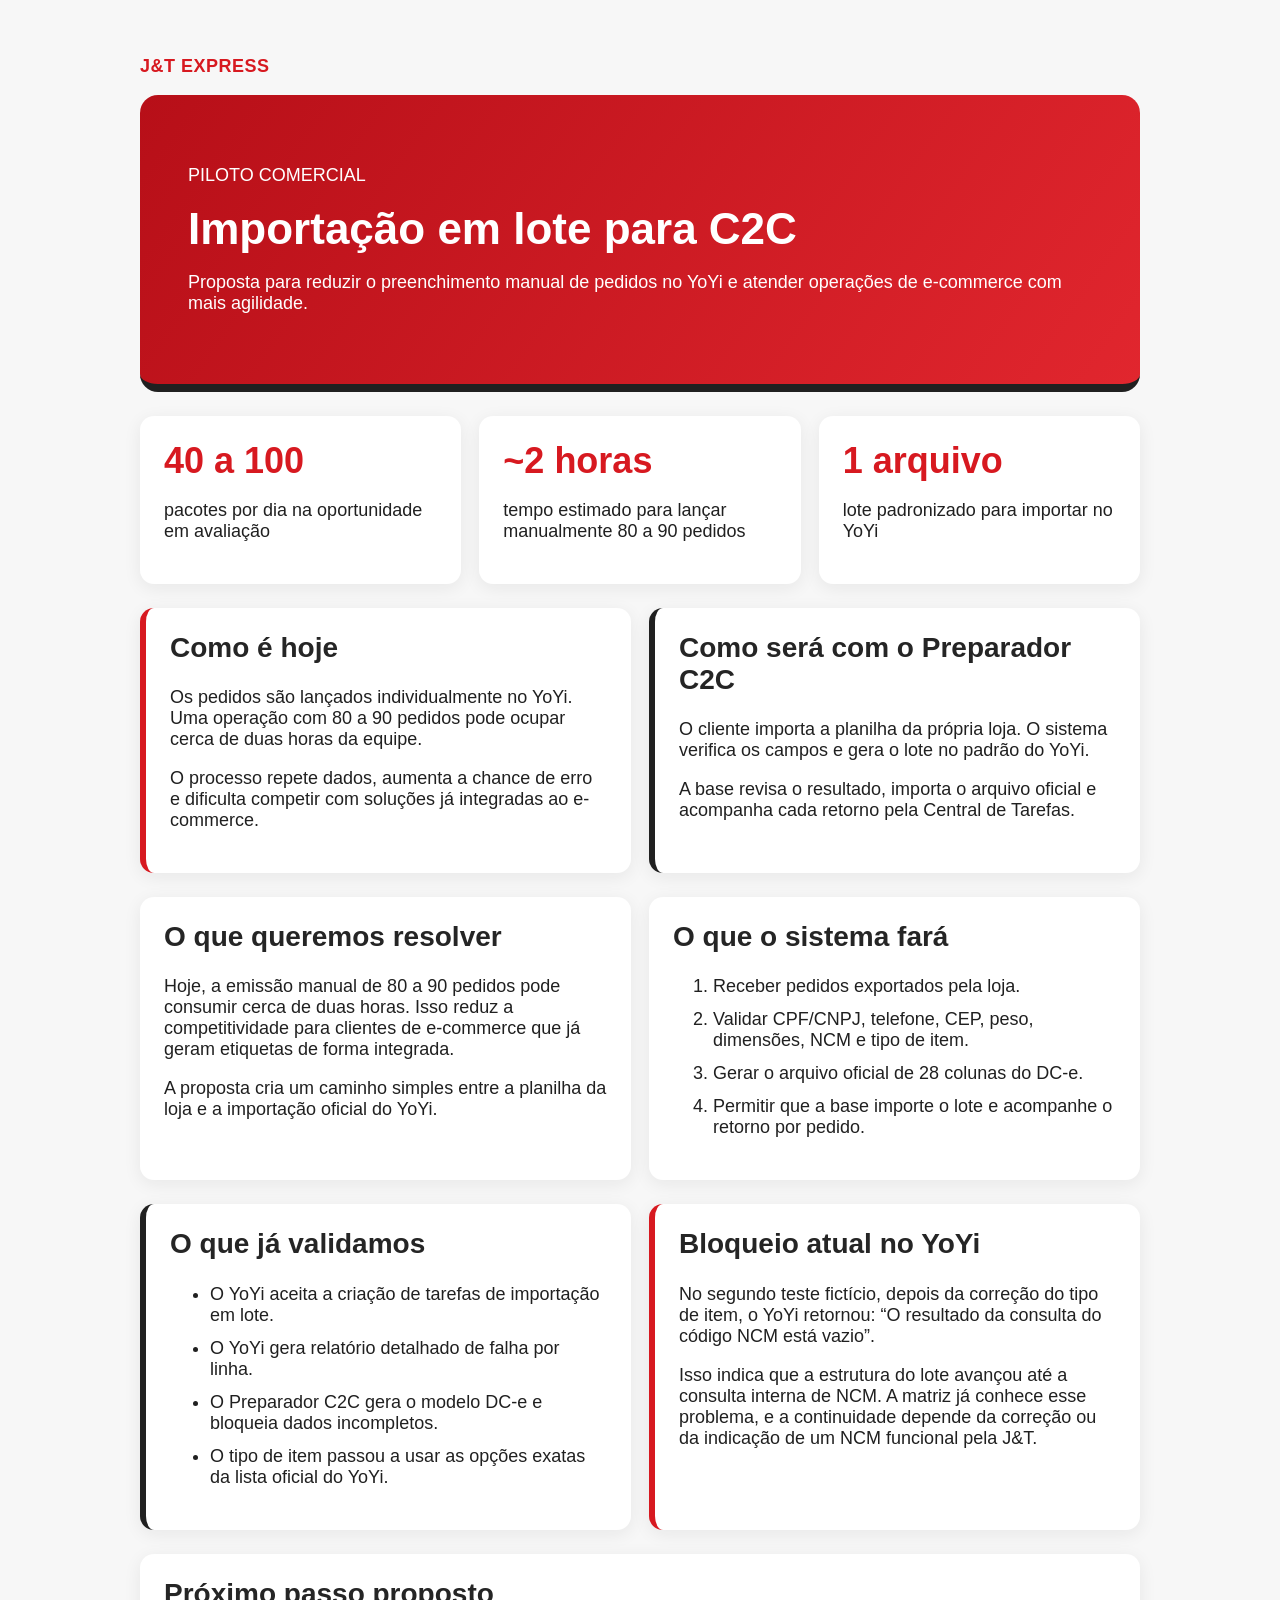
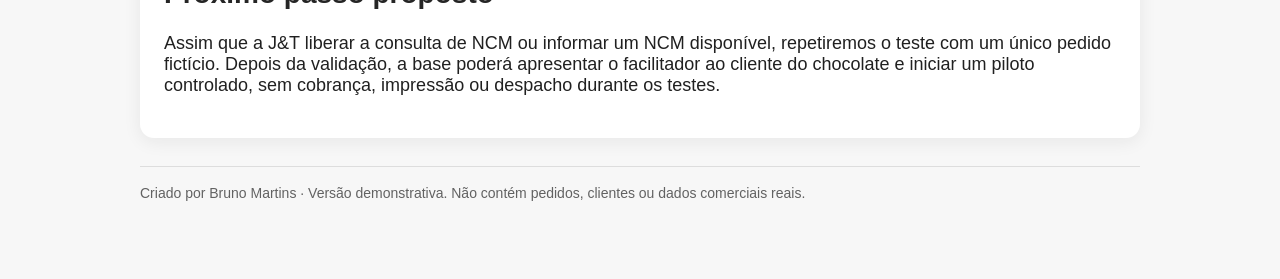
<file: apresentacao.html>
<!doctype html>
<html lang="pt-BR"><head><meta charset="utf-8"><meta name="viewport" content="width=device-width,initial-scale=1"><title>Piloto C2C | J&amp;T Express</title><style>body{margin:0;background:#f7f7f7;color:#202020;font:18px Arial,sans-serif}main{max-width:1000px;margin:auto;padding:38px 24px 64px}.brand{color:#d71920;font-weight:bold;letter-spacing:.5px}.hero{background:linear-gradient(125deg,#b70f18,#e1262e);color:#fff;padding:52px 48px;border-radius:18px;border-bottom:8px solid #202020}h1{font-size:44px;margin:12px 0}h2{font-size:28px;margin-top:0;color:#252525}.grid{display:grid;grid-template-columns:repeat(auto-fit,minmax(250px,1fr));gap:18px;margin:24px 0}.card{background:#fff;border-radius:14px;padding:24px;box-shadow:0 4px 18px #20202012}.number{font-size:36px;font-weight:bold;color:#d71920}.alert{border-left:6px solid #d71920}.ok{border-left:6px solid #202020}li{margin:12px 0}.foot{font-size:14px;color:#626262;margin-top:28px;border-top:1px solid #ddd;padding-top:18px}@media(max-width:600px){h1{font-size:32px}.hero{padding:28px}}</style></head>
<body><main><p class="brand">J&amp;T EXPRESS</p><section class="hero"><p>PILOTO COMERCIAL</p><h1>Importação em lote para C2C</h1><p>Proposta para reduzir o preenchimento manual de pedidos no YoYi e atender operações de e-commerce com mais agilidade.</p></section>
<section class="grid"><article class="card"><div class="number">40 a 100</div><p>pacotes por dia na oportunidade em avaliação</p></article><article class="card"><div class="number">~2 horas</div><p>tempo estimado para lançar manualmente 80 a 90 pedidos</p></article><article class="card"><div class="number">1 arquivo</div><p>lote padronizado para importar no YoYi</p></article></section>
<section class="grid"><article class="card alert"><h2>Como é hoje</h2><p>Os pedidos são lançados individualmente no YoYi. Uma operação com 80 a 90 pedidos pode ocupar cerca de duas horas da equipe.</p><p>O processo repete dados, aumenta a chance de erro e dificulta competir com soluções já integradas ao e-commerce.</p></article><article class="card ok"><h2>Como será com o Preparador C2C</h2><p>O cliente importa a planilha da própria loja. O sistema verifica os campos e gera o lote no padrão do YoYi.</p><p>A base revisa o resultado, importa o arquivo oficial e acompanha cada retorno pela Central de Tarefas.</p></article></section>
<section class="grid"><article class="card"><h2>O que queremos resolver</h2><p>Hoje, a emissão manual de 80 a 90 pedidos pode consumir cerca de duas horas. Isso reduz a competitividade para clientes de e-commerce que já geram etiquetas de forma integrada.</p><p>A proposta cria um caminho simples entre a planilha da loja e a importação oficial do YoYi.</p></article><article class="card"><h2>O que o sistema fará</h2><ol><li>Receber pedidos exportados pela loja.</li><li>Validar CPF/CNPJ, telefone, CEP, peso, dimensões, NCM e tipo de item.</li><li>Gerar o arquivo oficial de 28 colunas do DC-e.</li><li>Permitir que a base importe o lote e acompanhe o retorno por pedido.</li></ol></article></section>
<section class="grid"><article class="card ok"><h2>O que já validamos</h2><ul><li>O YoYi aceita a criação de tarefas de importação em lote.</li><li>O YoYi gera relatório detalhado de falha por linha.</li><li>O Preparador C2C gera o modelo DC-e e bloqueia dados incompletos.</li><li>O tipo de item passou a usar as opções exatas da lista oficial do YoYi.</li></ul></article><article class="card alert"><h2>Bloqueio atual no YoYi</h2><p>No segundo teste fictício, depois da correção do tipo de item, o YoYi retornou: “O resultado da consulta do código NCM está vazio”.</p><p>Isso indica que a estrutura do lote avançou até a consulta interna de NCM. A matriz já conhece esse problema, e a continuidade depende da correção ou da indicação de um NCM funcional pela J&amp;T.</p></article></section>
<section class="card"><h2>Próximo passo proposto</h2><p>Assim que a J&amp;T liberar a consulta de NCM ou informar um NCM disponível, repetiremos o teste com um único pedido fictício. Depois da validação, a base poderá apresentar o facilitador ao cliente do chocolate e iniciar um piloto controlado, sem cobrança, impressão ou despacho durante os testes.</p></section>
<p class="foot">Criado por Bruno Martins · Versão demonstrativa. Não contém pedidos, clientes ou dados comerciais reais.</p></main></body></html>
</file>
